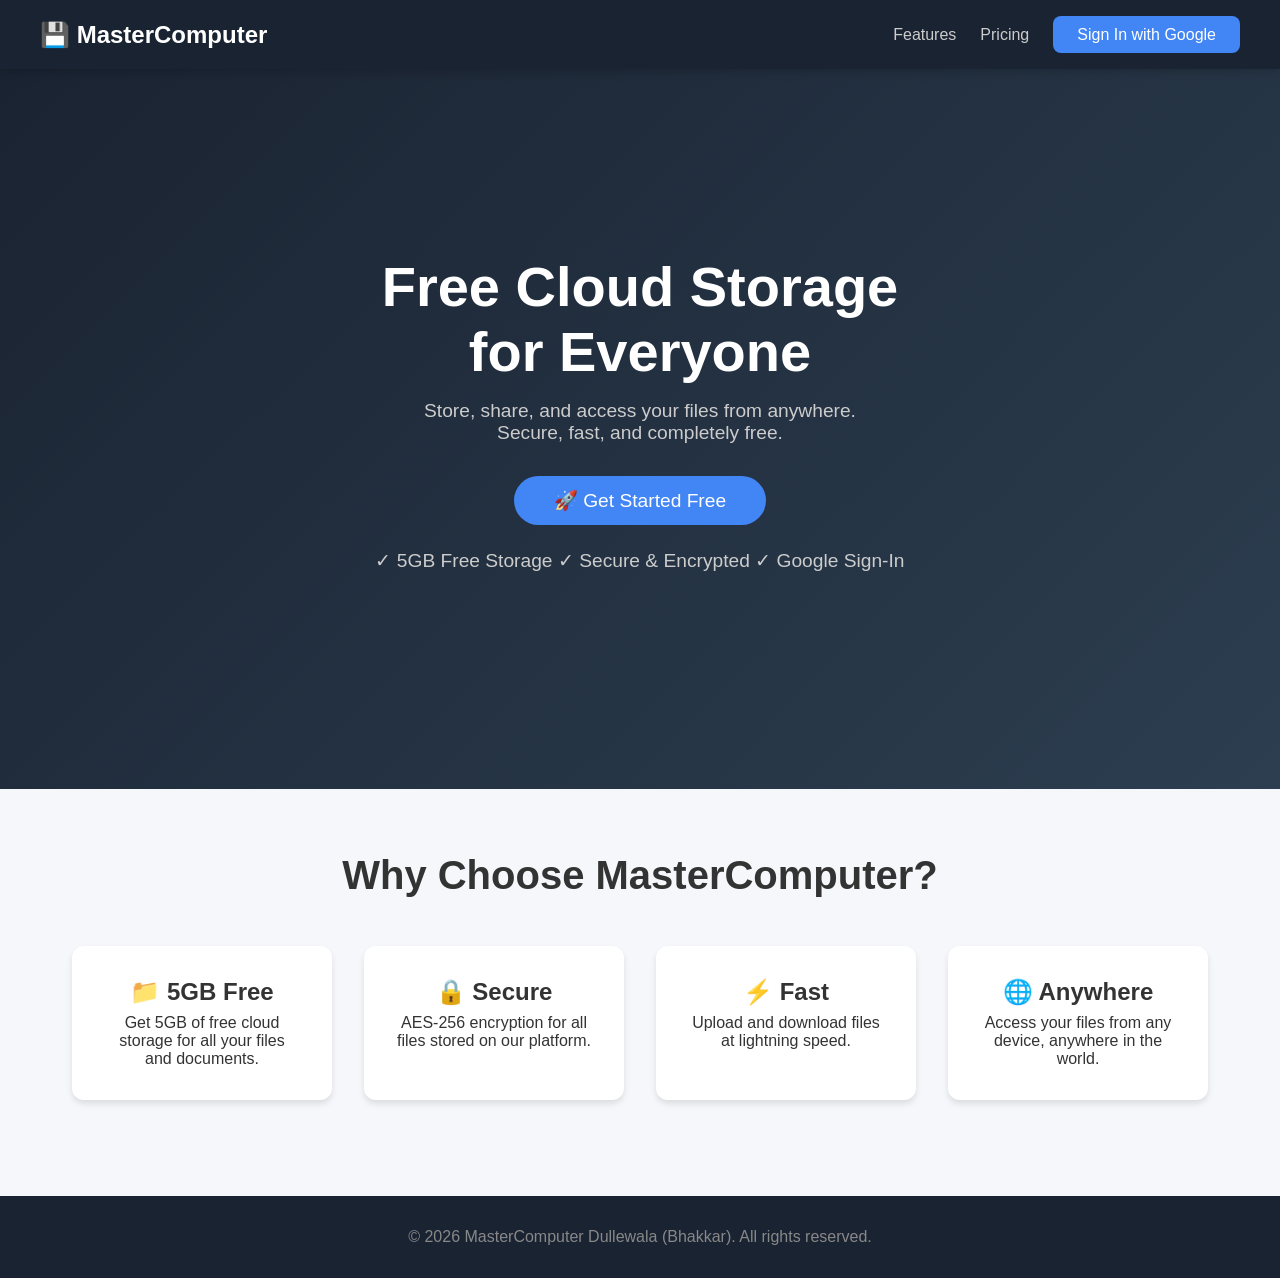
<file: index.html>
<!DOCTYPE html>
<html lang="en">
<head>
    <meta charset="UTF-8">
    <meta name="viewport" content="width=device-width, initial-scale=1.0">
    <title>MasterComputer - Free Cloud Storage</title>
    <link rel="stylesheet" href="style.css">
</head>
<body>
    <nav>
        <div class="nav-container">
            <div class="logo">💾 MasterComputer</div>
            <div class="nav-links">
                <a href="#features">Features</a>
                <a href="#pricing">Pricing</a>
                <button id="loginBtn" class="btn-primary">Sign In with Google</button>
            </div>
        </div>
    </nav>

    <header class="hero">
        <div class="hero-content">
            <h1>Free Cloud Storage <br>for Everyone</h1>
            <p>Store, share, and access your files from anywhere. <br>Secure, fast, and completely free.</p>
            <button id="heroLoginBtn" class="btn-large">🚀 Get Started Free</button>
            <p class="small-text">✓ 5GB Free Storage ✓ Secure & Encrypted ✓ Google Sign-In</p>
        </div>
    </header>

    <section id="features" class="features">
        <h2>Why Choose MasterComputer?</h2>
        <div class="feature-grid">
            <div class="feature-card">
                <h3>📁 5GB Free</h3>
                <p>Get 5GB of free cloud storage for all your files and documents.</p>
            </div>
            <div class="feature-card">
                <h3>🔒 Secure</h3>
                <p>AES-256 encryption for all files stored on our platform.</p>
            </div>
            <div class="feature-card">
                <h3>⚡ Fast</h3>
                <p>Upload and download files at lightning speed.</p>
            </div>
            <div class="feature-card">
                <h3>🌐 Anywhere</h3>
                <p>Access your files from any device, anywhere in the world.</p>
            </div>
        </div>
    </section>

    <footer>
        <p>&copy; 2026 MasterComputer Dullewala (Bhakkar). All rights reserved.</p>
    </footer>

    <!-- Google OAuth Library -->
    <script src="https://accounts.google.com/gsi/client"></script>
    <script src="config.js"></script>
    <script src="script.js"></script>
</body>
</html>
</file>
<file: style.css>
* {
    margin: 0;
    padding: 0;
    box-sizing: border-box;
}

body {
    font-family: 'Segoe UI', Tahoma, Geneva, Verdana, sans-serif;
    background: #f5f7fa;
    color: #333;
}

/* Navigation */
nav {
    background: #1a2332;
    padding: 1rem 2rem;
    box-shadow: 0 2px 10px rgba(0,0,0,0.2);
    position: sticky;
    top: 0;
    z-index: 100;
}

.nav-container {
    max-width: 1200px;
    margin: 0 auto;
    display: flex;
    justify-content: space-between;
    align-items: center;
}

.logo {
    color: #fff;
    font-size: 1.5rem;
    font-weight: bold;
}

.nav-links {
    display: flex;
    align-items: center;
    gap: 1.5rem;
}

.nav-links a {
    color: #ccc;
    text-decoration: none;
    transition: color 0.3s;
}

.nav-links a:hover {
    color: #fff;
}

/* Buttons */
.btn-primary, .btn-large, .btn-secondary {
    padding: 0.6rem 1.5rem;
    border: none;
    border-radius: 8px;
    font-size: 1rem;
    cursor: pointer;
    transition: all 0.3s;
}

.btn-primary {
    background: #4285f4;
    color: white;
}

.btn-primary:hover {
    background: #3367d6;
    transform: scale(1.05);
}

.btn-secondary {
    background: #dc3545;
    color: white;
}

.btn-secondary:hover {
    background: #c82333;
}

.btn-large {
    background: #4285f4;
    color: white;
    font-size: 1.2rem;
    padding: 0.8rem 2.5rem;
    border-radius: 50px;
}

.btn-large:hover {
    background: #3367d6;
    transform: scale(1.05);
}

/* Hero Section */
.hero {
    background: linear-gradient(135deg, #1a2332 0%, #2c3e50 100%);
    color: white;
    padding: 4rem 2rem;
    text-align: center;
    min-height: 80vh;
    display: flex;
    align-items: center;
    justify-content: center;
}

.hero-content h1 {
    font-size: 3.5rem;
    margin-bottom: 1rem;
}

.hero-content p {
    font-size: 1.2rem;
    color: #ccc;
    margin-bottom: 2rem;
}

.small-text {
    margin-top: 1.5rem;
    font-size: 0.9rem;
    color: #888;
}

/* Features Section */
.features {
    padding: 4rem 2rem;
    max-width: 1200px;
    margin: 0 auto;
}

.features h2 {
    text-align: center;
    font-size: 2.5rem;
    margin-bottom: 3rem;
}

.feature-grid {
    display: grid;
    grid-template-columns: repeat(auto-fit, minmax(250px, 1fr));
    gap: 2rem;
}

.feature-card {
    background: white;
    padding: 2rem;
    border-radius: 12px;
    box-shadow: 0 4px 6px rgba(0,0,0,0.1);
    text-align: center;
    transition: transform 0.3s;
}

.feature-card:hover {
    transform: translateY(-5px);
}

.feature-card h3 {
    font-size: 1.5rem;
    margin-bottom: 0.5rem;
}

/* Dashboard */
.dashboard-container {
    display: flex;
    max-width: 1400px;
    margin: 2rem auto;
    gap: 2rem;
    padding: 0 2rem;
    min-height: 70vh;
}

.sidebar {
    width: 280px;
    background: white;
    border-radius: 12px;
    padding: 1.5rem;
    box-shadow: 0 2px 10px rgba(0,0,0,0.1);
    height: fit-content;
    position: sticky;
    top: 80px;
}

.storage-info {
    margin-bottom: 2rem;
}

.storage-bar {
    width: 100%;
    height: 10px;
    background: #e9ecef;
    border-radius: 5px;
    overflow: hidden;
    margin: 0.5rem 0;
}

.storage-fill {
    height: 100%;
    background: linear-gradient(90deg, #4285f4, #34a853);
    transition: width 0.5s;
    border-radius: 5px;
}

.storage-info p {
    font-size: 0.9rem;
    color: #666;
}

.sidebar-menu {
    display: flex;
    flex-direction: column;
    gap: 0.8rem;
}

.menu-btn {
    padding: 0.8rem;
    background: #f8f9fa;
    border: 1px solid #ddd;
    border-radius: 8px;
    font-size: 1rem;
    cursor: pointer;
    transition: all 0.3s;
    text-align: left;
}

.menu-btn:hover {
    background: #e9ecef;
    border-color: #4285f4;
}

/* File Area */
.file-area {
    flex: 1;
    background: white;
    border-radius: 12px;
    padding: 1.5rem;
    box-shadow: 0 2px 10px rgba(0,0,0,0.1);
}

.breadcrumb {
    padding-bottom: 1rem;
    border-bottom: 1px solid #eee;
    margin-bottom: 1.5rem;
    color: #666;
}

.file-grid {
    display: grid;
    grid-template-columns: repeat(auto-fill, minmax(150px, 1fr));
    gap: 1rem;
}

.file-item, .folder-item {
    background: #f8f9fa;
    border: 1px solid #e9ecef;
    border-radius: 8px;
    padding: 1rem;
    text-align: center;
    cursor: pointer;
    transition: all 0.3s;
}

.file-item:hover, .folder-item:hover {
    background: #e9ecef;
    transform: scale(1.02);
}

.file-item .icon, .folder-item .icon {
    font-size: 3rem;
    display: block;
    margin-bottom: 0.5rem;
}

.file-item .name, .folder-item .name {
    font-size: 0.9rem;
    word-break: break-all;
}

.folder-item .icon {
    color: #fbbc04;
}

.loading {
    text-align: center;
    color: #999;
    padding: 3rem;
    grid-column: 1 / -1;
}

/* Modal */
.modal {
    display: none;
    position: fixed;
    top: 0;
    left: 0;
    width: 100%;
    height: 100%;
    background: rgba(0,0,0,0.5);
    z-index: 1000;
    justify-content: center;
    align-items: center;
}

.modal-content {
    background: white;
    padding: 2rem;
    border-radius: 12px;
    max-width: 600px;
    width: 90%;
    position: relative;
}

.close {
    position: absolute;
    top: 1rem;
    right: 1.5rem;
    font-size: 2rem;
    cursor: pointer;
    color: #999;
}

.drop-zone {
    border: 2px dashed #ccc;
    padding: 3rem;
    text-align: center;
    border-radius: 8px;
    cursor: pointer;
    transition: all 0.3s;
    margin: 1rem 0;
}

.drop-zone:hover, .drop-zone.dragover {
    border-color: #4285f4;
    background: #f0f7ff;
}

.progress-bar {
    width: 100%;
    height: 20px;
    background: #e9ecef;
    border-radius: 10px;
    overflow: hidden;
    margin-top: 1rem;
}

.progress-fill {
    height: 100%;
    background: #4285f4;
    transition: width 0.3s;
    border-radius: 10px;
}

/* Footer */
footer {
    background: #1a2332;
    color: #888;
    text-align: center;
    padding: 2rem;
    margin-top: 2rem;
}

/* Responsive */
@media (max-width: 768px) {
    .dashboard-container {
        flex-direction: column;
        padding: 0 1rem;
    }
    
    .sidebar {
        width: 100%;
        position: static;
    }
    
    .hero-content h1 {
        font-size: 2rem;
    }
    
    .feature-grid {
        grid-template-columns: 1fr;
    }
}
</file>
